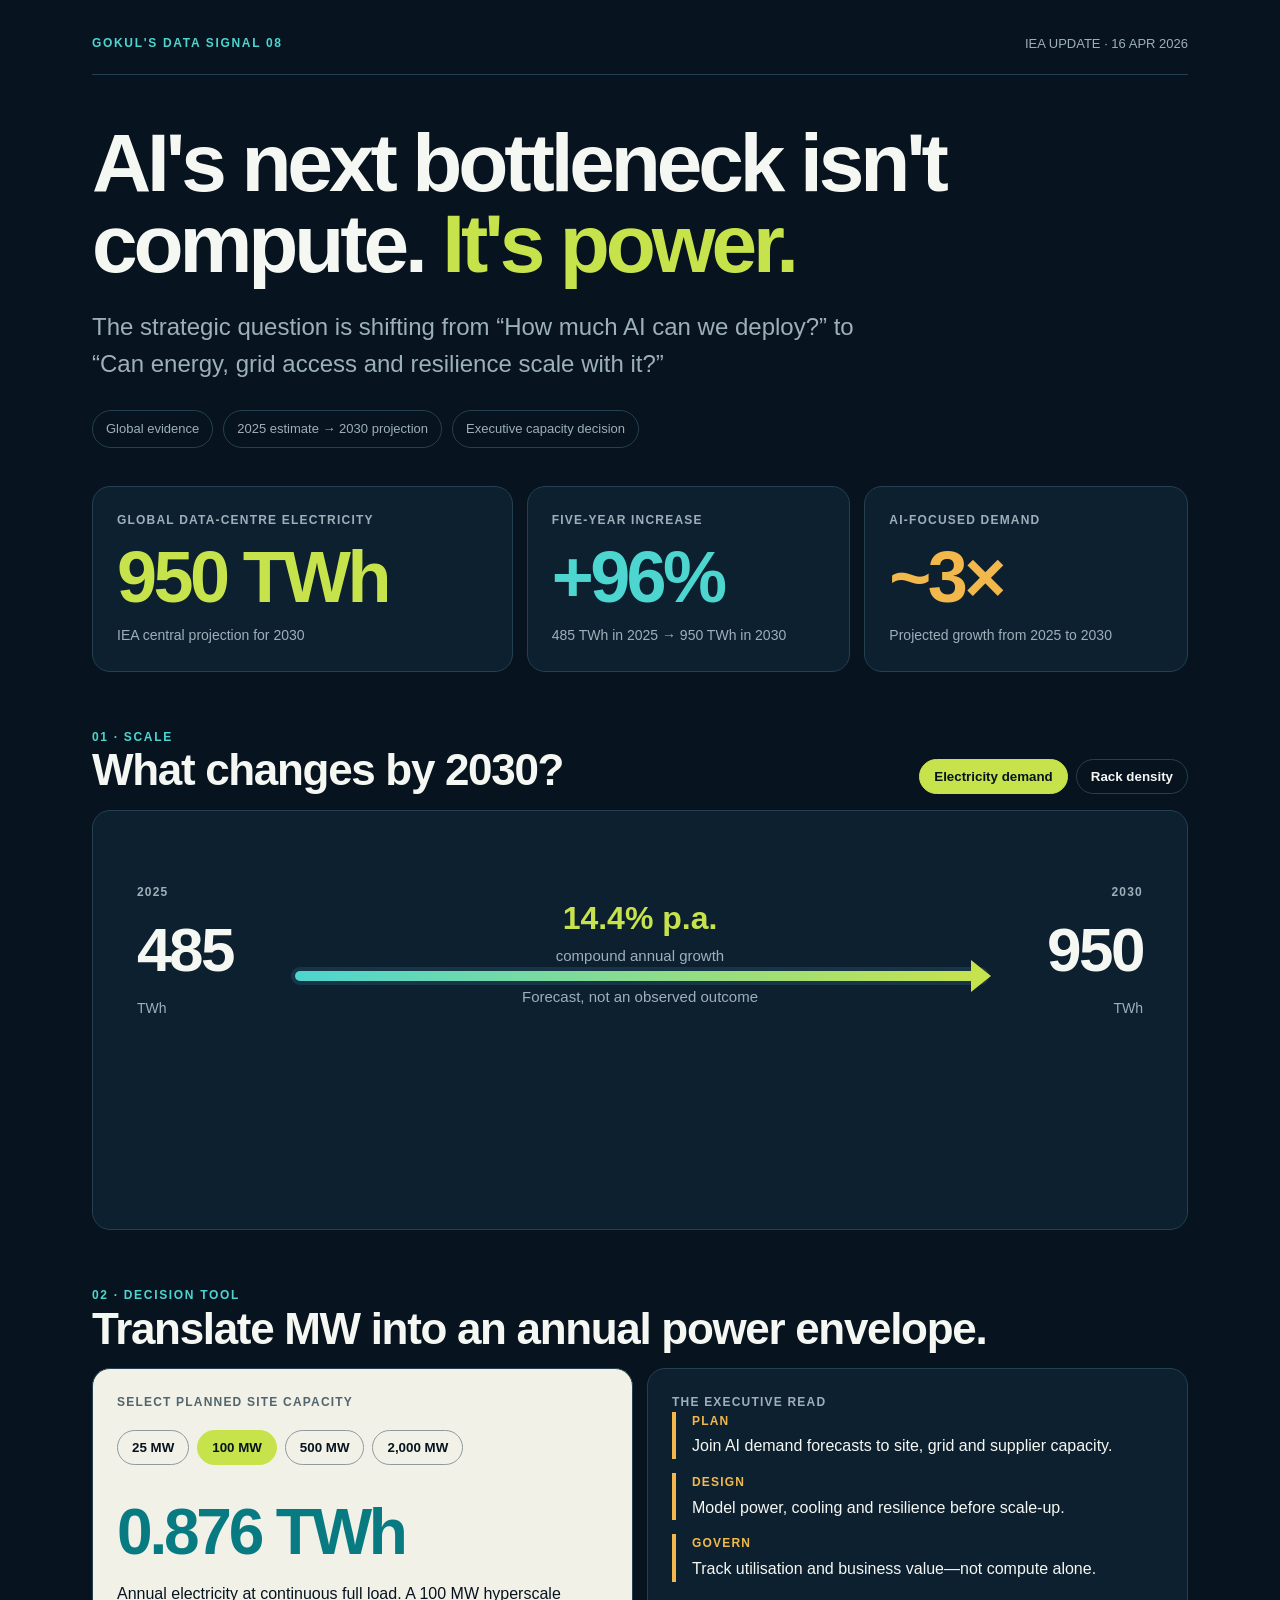
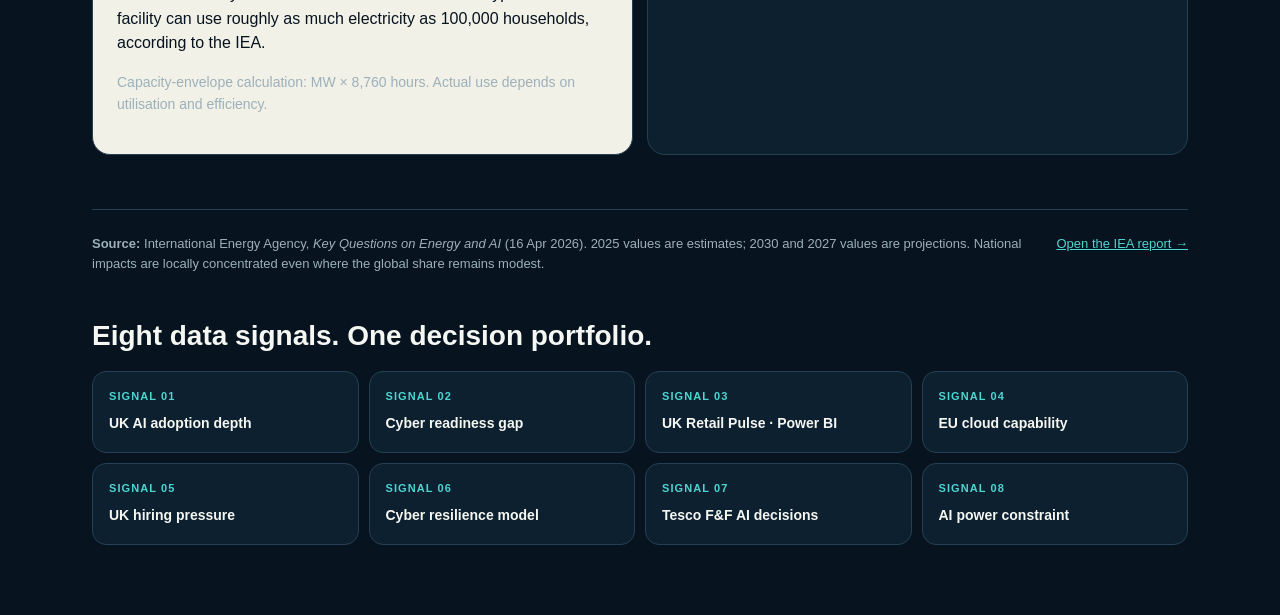
<file: index.html>
<!doctype html>
<html lang="en">
<head>
<meta charset="utf-8"><meta name="viewport" content="width=device-width,initial-scale=1">
<meta name="description" content="Gokul's Data Signal 08: an interactive executive view of AI infrastructure power demand using IEA 2026 evidence.">
<title>AI Power Constraint | Gokul's Data Signal 08</title>
<style>
:root{--bg:#07131f;--panel:#0d2030;--panel2:#10293b;--ink:#f5f7f2;--muted:#9db0ba;--cyan:#4dd5d0;--lime:#c7e34b;--gold:#f2b84b;--line:#254051;--paper:#f1f1e7}*{box-sizing:border-box}html{scroll-behavior:smooth}body{margin:0;background:var(--bg);color:var(--ink);font:16px/1.55 Inter,Arial,sans-serif}.wrap{max-width:1140px;margin:auto;padding:34px 22px 70px}.top{display:flex;justify-content:space-between;gap:20px;border-bottom:1px solid var(--line);padding-bottom:20px}.eyebrow{font-size:12px;font-weight:800;letter-spacing:.14em;color:var(--cyan)}.date{font-size:13px;color:var(--muted)}h1,h2,h3,p{margin-top:0}h1{font-size:clamp(46px,7vw,82px);line-height:.98;letter-spacing:-.05em;max-width:940px;margin:48px 0 24px}h1 em{font-style:normal;color:var(--lime)}.lede{font-size:clamp(19px,2vw,24px);max-width:780px;color:var(--muted)}.chips{display:flex;flex-wrap:wrap;gap:10px;margin:28px 0 38px}.chip{border:1px solid var(--line);border-radius:999px;padding:8px 13px;color:var(--muted);font-size:13px}.kpis{display:grid;grid-template-columns:1.3fr 1fr 1fr;gap:14px}.card,.panel{border:1px solid var(--line);background:var(--panel);border-radius:18px;padding:24px}.label{font-size:12px;font-weight:800;letter-spacing:.1em;color:var(--muted)}.num{font-size:clamp(42px,6vw,72px);font-weight:800;letter-spacing:-.05em;line-height:1.1;margin:8px 0}.num.cyan{color:var(--cyan)}.num.lime{color:var(--lime)}.num.gold{color:var(--gold)}.small{color:var(--muted);font-size:14px}.section{margin-top:56px}.section-head{display:flex;justify-content:space-between;align-items:end;gap:20px;margin-bottom:16px}.section h2{font-size:clamp(29px,4vw,44px);line-height:1.08;letter-spacing:-.03em;margin:0}.tabs{display:flex;gap:8px;flex-wrap:wrap}.tab,.site-btn{appearance:none;border:1px solid var(--line);background:transparent;color:var(--ink);border-radius:999px;padding:9px 14px;font-weight:700;cursor:pointer}.tab[aria-pressed="true"],.site-btn[aria-pressed="true"]{background:var(--lime);color:#07131f;border-color:var(--lime)}.chart{min-height:420px}.slope{display:grid;grid-template-columns:130px 1fr 130px;align-items:center;gap:24px;padding:48px 20px}.slope .big{font-size:62px;font-weight:800;letter-spacing:-.04em}.slope .right{text-align:right}.rail{height:18px;border-radius:30px;background:#183447;position:relative}.rail:after{content:"";position:absolute;inset:4px;background:linear-gradient(90deg,var(--cyan),var(--lime));border-radius:20px}.rail:before{content:"";position:absolute;right:-2px;top:-7px;border-left:20px solid var(--lime);border-top:16px solid transparent;border-bottom:16px solid transparent}.annotation{text-align:center;color:var(--muted);font-size:15px}.annotation b{color:var(--lime);font-size:32px;display:block}.density{display:grid;gap:22px;padding-top:20px}.row{display:grid;grid-template-columns:120px 1fr 70px;gap:15px;align-items:center}.track{height:25px;border-radius:20px;background:#183447;overflow:hidden}.fill{height:100%;min-width:8px;border-radius:20px;background:var(--cyan)}.fill.future{background:var(--lime)}.row b{text-align:right;font-size:20px}.decision-grid{display:grid;grid-template-columns:1fr 1fr;gap:14px}.calculator{background:var(--paper);color:#07131f}.calculator .label{color:#52646d}.site-buttons{display:flex;gap:8px;flex-wrap:wrap;margin:18px 0}.site-btn{color:#07131f;border-color:#8d9ba1}.calc-num{font-size:64px;font-weight:850;letter-spacing:-.05em;color:#087b82}.implications{display:grid;gap:14px}.implication{border-left:4px solid var(--gold);padding-left:16px}.implication b{display:block;color:var(--gold);font-size:12px;letter-spacing:.1em;margin-bottom:4px}.source{margin-top:54px;border-top:1px solid var(--line);padding-top:24px;display:grid;grid-template-columns:1fr auto;gap:20px;color:var(--muted);font-size:13px}.source a{color:var(--cyan)}.archive{margin-top:40px}.archive h2{font-size:28px;margin-bottom:14px}.archive-grid{display:grid;grid-template-columns:repeat(4,1fr);gap:10px}.archive-card{display:block;border:1px solid var(--line);border-radius:14px;padding:16px;color:var(--ink);text-decoration:none;background:var(--panel)}.archive-card span{display:block;color:var(--cyan);font-size:11px;font-weight:800;letter-spacing:.1em;margin-bottom:6px}.archive-card b{font-size:14px}.hidden{display:none}@media(max-width:780px){.kpis,.decision-grid{grid-template-columns:1fr}.section-head{align-items:start;flex-direction:column}.slope{grid-template-columns:1fr;text-align:left;padding:24px 0}.slope .right{text-align:left}.rail{margin:22px 0}.row{grid-template-columns:76px 1fr 55px}.source{grid-template-columns:1fr}.chart{min-height:0}.archive-grid{grid-template-columns:1fr 1fr}}
</style></head>
<body><main class="wrap">
<header class="top"><div class="eyebrow">GOKUL'S DATA SIGNAL 08</div><div class="date">IEA UPDATE · 16 APR 2026</div></header>
<h1>AI's next bottleneck isn't compute. <em>It's power.</em></h1>
<p class="lede">The strategic question is shifting from “How much AI can we deploy?” to “Can energy, grid access and resilience scale with it?”</p>
<div class="chips"><span class="chip">Global evidence</span><span class="chip">2025 estimate → 2030 projection</span><span class="chip">Executive capacity decision</span></div>

<section class="kpis" aria-label="Executive metrics">
<article class="card"><div class="label">GLOBAL DATA-CENTRE ELECTRICITY</div><div class="num lime">950 TWh</div><div class="small">IEA central projection for 2030</div></article>
<article class="card"><div class="label">FIVE-YEAR INCREASE</div><div class="num cyan">+96%</div><div class="small">485 TWh in 2025 → 950 TWh in 2030</div></article>
<article class="card"><div class="label">AI-FOCUSED DEMAND</div><div class="num gold">~3×</div><div class="small">Projected growth from 2025 to 2030</div></article>
</section>

<section class="section"><div class="section-head"><div><div class="eyebrow">01 · SCALE</div><h2>What changes by 2030?</h2></div><div class="tabs" role="group" aria-label="Metric view"><button class="tab" id="demandBtn" aria-pressed="true">Electricity demand</button><button class="tab" id="densityBtn" aria-pressed="false">Rack density</button></div></div>
<div class="panel chart" id="demandView"><div class="slope"><div><div class="label">2025</div><div class="big">485</div><div class="small">TWh</div></div><div><div class="annotation"><b>14.4% p.a.</b>compound annual growth</div><div class="rail" aria-hidden="true"></div><div class="annotation">Forecast, not an observed outcome</div></div><div class="right"><div class="label">2030</div><div class="big">950</div><div class="small">TWh</div></div></div></div>
<div class="panel chart hidden" id="densityView"><p class="small">AI server power-density index · 2020 = 1. IEA reports an 11× rise to 2025 and projects a further 4× increase by 2027.</p><div class="density"><div class="row"><span>2020</span><div class="track"><div class="fill" style="width:2.3%"></div></div><b>1×</b></div><div class="row"><span>2025</span><div class="track"><div class="fill" style="width:25%"></div></div><b>11×</b></div><div class="row"><span>2027</span><div class="track"><div class="fill future" style="width:100%"></div></div><b>44×</b></div></div></div></section>

<section class="section"><div class="section-head"><div><div class="eyebrow">02 · DECISION TOOL</div><h2>Translate MW into an annual power envelope.</h2></div></div><div class="decision-grid"><article class="panel calculator"><div class="label">SELECT PLANNED SITE CAPACITY</div><div class="site-buttons" role="group" aria-label="Site capacity"><button class="site-btn" data-mw="25" aria-pressed="false">25 MW</button><button class="site-btn" data-mw="100" aria-pressed="true">100 MW</button><button class="site-btn" data-mw="500" aria-pressed="false">500 MW</button><button class="site-btn" data-mw="2000" aria-pressed="false">2,000 MW</button></div><div class="calc-num" id="annual">0.876 TWh</div><p id="calcText">Annual electricity at continuous full load. A 100 MW hyperscale facility can use roughly as much electricity as 100,000 households, according to the IEA.</p><p class="small">Capacity-envelope calculation: MW × 8,760 hours. Actual use depends on utilisation and efficiency.</p></article><article class="panel"><div class="label">THE EXECUTIVE READ</div><div class="implications"><div class="implication"><b>PLAN</b>Join AI demand forecasts to site, grid and supplier capacity.</div><div class="implication"><b>DESIGN</b>Model power, cooling and resilience before scale-up.</div><div class="implication"><b>GOVERN</b>Track utilisation and business value—not compute alone.</div></div></article></div></section>

<section class="source"><div><b>Source:</b> International Energy Agency, <em>Key Questions on Energy and AI</em> (16 Apr 2026). 2025 values are estimates; 2030 and 2027 values are projections. National impacts are locally concentrated even where the global share remains modest.</div><div><a href="https://www.iea.org/reports/key-questions-on-energy-and-ai" target="_blank" rel="noopener">Open the IEA report →</a></div></section>
<section class="archive"><h2>Eight data signals. One decision portfolio.</h2><div class="archive-grid"><a class="archive-card" href="archive/ai-adoption-2026/"><span>SIGNAL 01</span><b>UK AI adoption depth</b></a><a class="archive-card" href="archive/cyber-readiness-2026/"><span>SIGNAL 02</span><b>Cyber readiness gap</b></a><a class="archive-card" href="archive/uk-retail-pulse-03/"><span>SIGNAL 03</span><b>UK Retail Pulse · Power BI</b></a><a class="archive-card" href="archive/eu-cloud-capability-04/"><span>SIGNAL 04</span><b>EU cloud capability</b></a><a class="archive-card" href="archive/uk-hiring-signal-05/"><span>SIGNAL 05</span><b>UK hiring pressure</b></a><a class="archive-card" href="archive/cyber-resilience-06/"><span>SIGNAL 06</span><b>Cyber resilience model</b></a><a class="archive-card" href="archive/tesco-ff-ai-2026/"><span>SIGNAL 07</span><b>Tesco F&amp;F AI decisions</b></a><a class="archive-card" href="#"><span>SIGNAL 08</span><b>AI power constraint</b></a></div></section>
</main><script>
const demandBtn=document.getElementById('demandBtn'),densityBtn=document.getElementById('densityBtn'),demandView=document.getElementById('demandView'),densityView=document.getElementById('densityView');
function view(mode){const demand=mode==='demand';demandView.classList.toggle('hidden',!demand);densityView.classList.toggle('hidden',demand);demandBtn.setAttribute('aria-pressed',demand);densityBtn.setAttribute('aria-pressed',!demand)}
demandBtn.onclick=()=>view('demand');densityBtn.onclick=()=>view('density');
const annual=document.getElementById('annual'),calcText=document.getElementById('calcText');
document.querySelectorAll('.site-btn').forEach(btn=>btn.onclick=()=>{document.querySelectorAll('.site-btn').forEach(b=>b.setAttribute('aria-pressed','false'));btn.setAttribute('aria-pressed','true');const mw=Number(btn.dataset.mw),twh=mw*8760/1000000;annual.textContent=`${Number(twh.toFixed(3))} TWh`;calcText.textContent=`Annual electricity at continuous full load for a ${mw.toLocaleString()} MW site. ${mw===100?'The IEA compares this scale with roughly 100,000 households.':'Use this as a capacity envelope—not a consumption forecast.'}`});
</script></body></html>
</file>
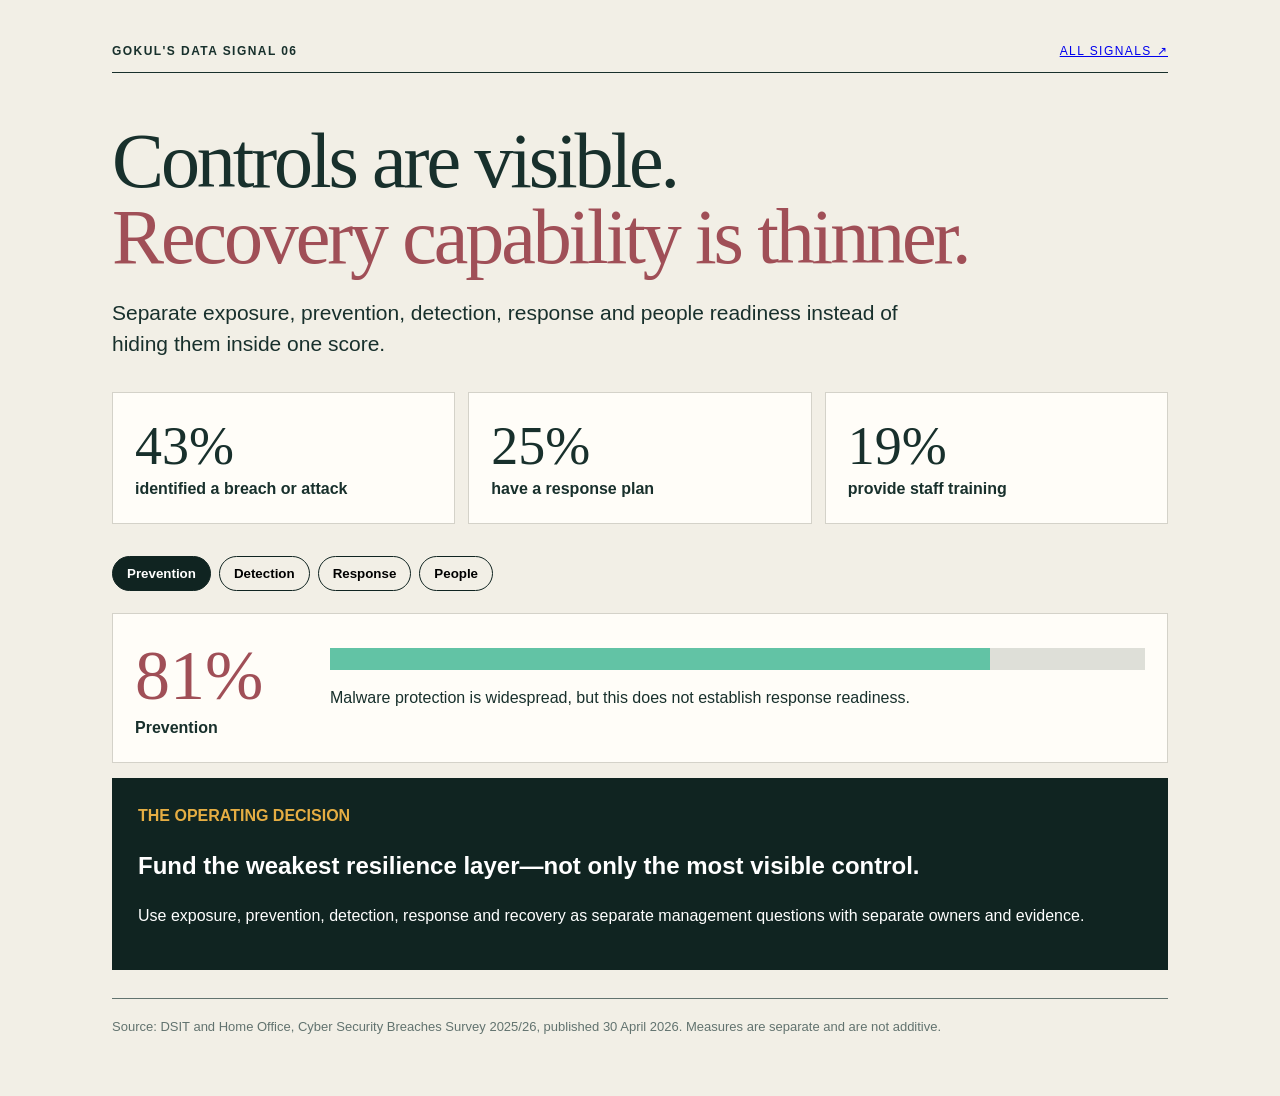
<file: archive/cyber-resilience-06/index.html>
<!doctype html><html lang="en"><head><meta charset="utf-8"><meta name="viewport" content="width=device-width,initial-scale=1"><title>Signal 06 | Cyber Resilience Operating Model</title><style>:root{--navy:#102421;--paper:#f2efe6;--card:#fffdf8;--mint:#62c3a5;--gold:#e5ad43;--ink:#18302c}*{box-sizing:border-box}body{margin:0;background:var(--paper);color:var(--ink);font:16px/1.5 Arial,sans-serif}main{max-width:1100px;margin:auto;padding:30px 22px 60px}.mast{display:flex;justify-content:space-between;border-bottom:1px solid;font-size:12px;letter-spacing:.12em;padding:12px 0}h1{font:clamp(44px,7vw,78px)/.98 Georgia,serif;letter-spacing:-.04em;margin:50px 0 18px}h1 em{display:block;color:#a04f57;font-style:normal}.lede{font-size:21px;max-width:820px}.kpis{display:grid;grid-template-columns:repeat(3,1fr);gap:13px;margin:32px 0}.card,.stage{background:var(--card);border:1px solid #d4d2c9;padding:22px}.num{font:54px Georgia,serif}.tabs{display:flex;gap:8px;flex-wrap:wrap;margin:22px 0}.tab{border:1px solid var(--navy);background:transparent;border-radius:999px;padding:9px 14px;font-weight:bold;cursor:pointer}.tab.on{background:var(--navy);color:white}.stage{display:grid;grid-template-columns:170px 1fr;gap:25px}.score{font:70px Georgia,serif;color:#a04f57}.bar{height:22px;background:#dedfd8;margin:12px 0}.fill{height:100%;background:var(--mint)}.decision{background:var(--navy);color:white;padding:26px;margin-top:15px}.decision b{color:var(--gold)}footer{border-top:1px solid;margin-top:28px;padding-top:18px;font-size:13px;color:#62736f}@media(max-width:700px){.kpis,.stage{grid-template-columns:1fr}}</style></head><body><main><div class="mast"><b>GOKUL'S DATA SIGNAL 06</b><a href="../../">ALL SIGNALS ↗</a></div><h1>Controls are visible.<em>Recovery capability is thinner.</em></h1><p class="lede">Separate exposure, prevention, detection, response and people readiness instead of hiding them inside one score.</p><section class="kpis"><article class="card"><div class="num">43%</div><b>identified a breach or attack</b></article><article class="card"><div class="num">25%</div><b>have a response plan</b></article><article class="card"><div class="num">19%</div><b>provide staff training</b></article></section><div class="tabs"><button class="tab on" data-name="Prevention" data-score="81" data-copy="Malware protection is widespread, but this does not establish response readiness.">Prevention</button><button class="tab" data-name="Detection" data-score="33" data-copy="User monitoring provides a partial detection signal.">Detection</button><button class="tab" data-name="Response" data-score="25" data-copy="Only one quarter report a formal incident-response plan.">Response</button><button class="tab" data-name="People" data-score="19" data-copy="Staff training remains the thinnest measured layer.">People</button></div><section class="stage"><div><div class="score" id="score">81%</div><b id="stageName">Prevention</b></div><div><div class="bar"><div class="fill" id="stageFill" style="width:81%"></div></div><p id="stageCopy">Malware protection is widespread, but this does not establish response readiness.</p></div></section><section class="decision"><b>THE OPERATING DECISION</b><h2>Fund the weakest resilience layer—not only the most visible control.</h2><p>Use exposure, prevention, detection, response and recovery as separate management questions with separate owners and evidence.</p></section><footer>Source: DSIT and Home Office, Cyber Security Breaches Survey 2025/26, published 30 April 2026. Measures are separate and are not additive.</footer></main><script>document.querySelectorAll('.tab').forEach(b=>b.onclick=()=>{document.querySelectorAll('.tab').forEach(x=>x.classList.remove('on'));b.classList.add('on');score.textContent=b.dataset.score+'%';stageName.textContent=b.dataset.name;stageFill.style.width=b.dataset.score+'%';stageCopy.textContent=b.dataset.copy})</script></body></html>
</file>
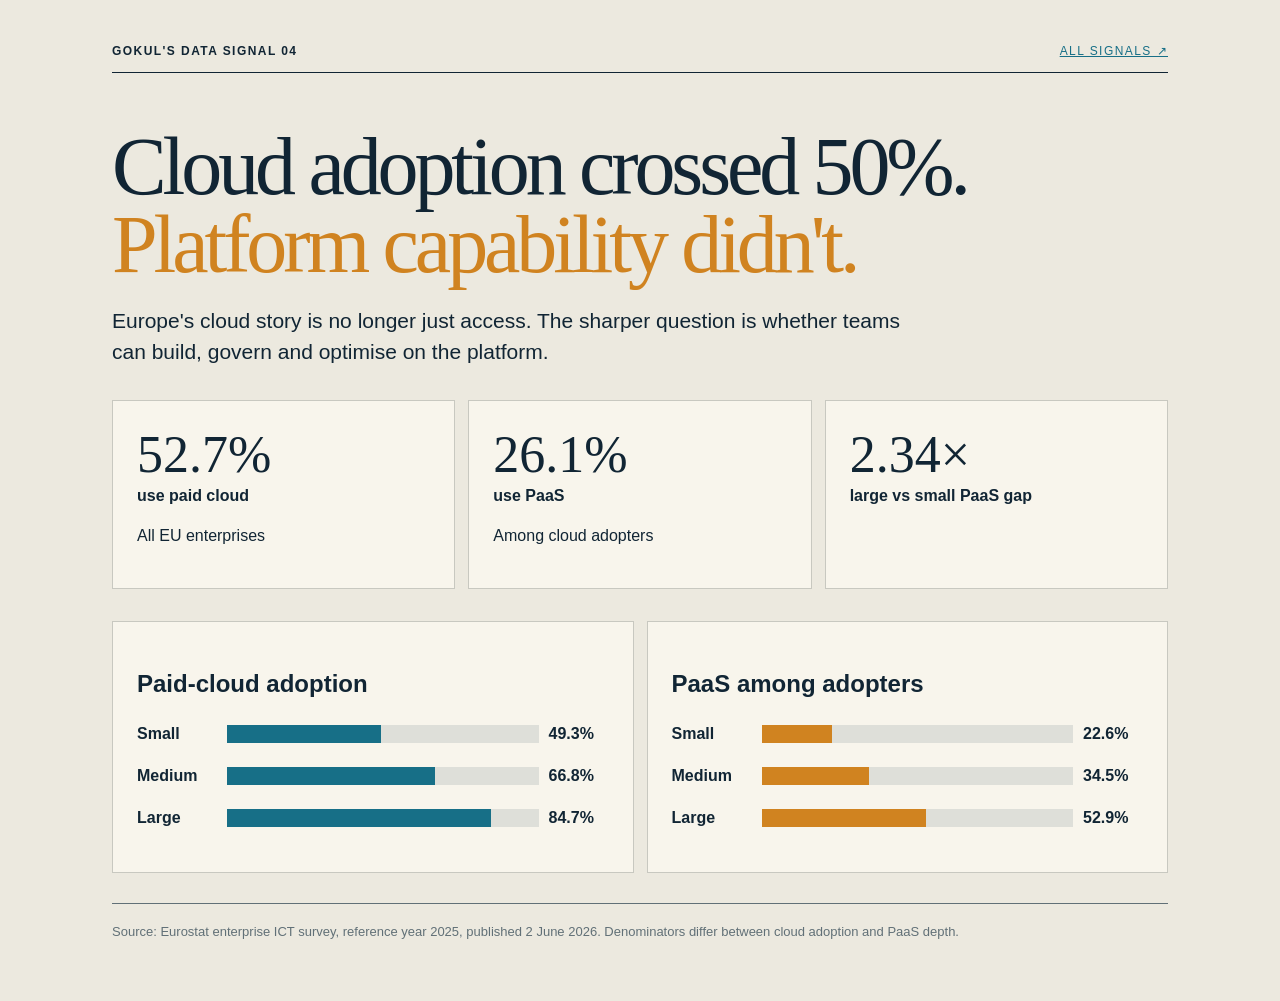
<file: archive/eu-cloud-capability-04/index.html>
<!doctype html><html lang="en"><head><meta charset="UTF-8"><meta name="viewport" content="width=device-width,initial-scale=1"><title>Signal 04 | EU Cloud Capability Gap</title><style>:root{--ink:#112534;--paper:#ece9df;--card:#f8f5ec;--blue:#176f87;--gold:#d08320}*{box-sizing:border-box}body{margin:0;background:var(--paper);color:var(--ink);font:16px/1.5 Arial,sans-serif}main{max-width:1100px;margin:auto;padding:30px 22px 60px}.mast{display:flex;justify-content:space-between;border-bottom:1px solid;padding:12px 0;font-size:12px;letter-spacing:.12em}h1{font:clamp(48px,8vw,82px)/.95 Georgia,serif;letter-spacing:-.05em;margin:55px 0 18px}h1 em{display:block;color:var(--gold);font-style:normal}.lede{font-size:21px;max-width:800px}.kpis,.grid{display:grid;grid-template-columns:repeat(3,1fr);gap:13px;margin-top:32px}.card{background:var(--card);border:1px solid #c8c8c0;padding:24px}.num{font:52px Georgia,serif}.grid{grid-template-columns:1fr 1fr}.row{display:grid;grid-template-columns:80px 1fr 60px;gap:10px;align-items:center;margin:18px 0}.track{height:18px;background:#dedfd9}.fill{height:100%;background:var(--blue)}.gold{background:var(--gold)}footer{margin-top:30px;border-top:1px solid;padding-top:18px;font-size:13px;color:#617077}a{color:var(--blue)}@media(max-width:700px){.kpis,.grid{grid-template-columns:1fr}}</style></head><body><main><div class="mast"><b>GOKUL'S DATA SIGNAL 04</b><a href="../../">ALL SIGNALS ↗</a></div><h1>Cloud adoption crossed 50%.<em>Platform capability didn't.</em></h1><p class="lede">Europe's cloud story is no longer just access. The sharper question is whether teams can build, govern and optimise on the platform.</p><section class="kpis"><article class="card"><div class="num">52.7%</div><b>use paid cloud</b><p>All EU enterprises</p></article><article class="card"><div class="num">26.1%</div><b>use PaaS</b><p>Among cloud adopters</p></article><article class="card"><div class="num">2.34×</div><b>large vs small PaaS gap</b></article></section><section class="grid"><article class="card"><h2>Paid-cloud adoption</h2><div class="row"><b>Small</b><div class="track"><div class="fill" style="width:49.3%"></div></div><b>49.3%</b></div><div class="row"><b>Medium</b><div class="track"><div class="fill" style="width:66.8%"></div></div><b>66.8%</b></div><div class="row"><b>Large</b><div class="track"><div class="fill" style="width:84.7%"></div></div><b>84.7%</b></div></article><article class="card"><h2>PaaS among adopters</h2><div class="row"><b>Small</b><div class="track"><div class="fill gold" style="width:22.6%"></div></div><b>22.6%</b></div><div class="row"><b>Medium</b><div class="track"><div class="fill gold" style="width:34.5%"></div></div><b>34.5%</b></div><div class="row"><b>Large</b><div class="track"><div class="fill gold" style="width:52.9%"></div></div><b>52.9%</b></div></article></section><footer>Source: Eurostat enterprise ICT survey, reference year 2025, published 2 June 2026. Denominators differ between cloud adoption and PaaS depth.</footer></main></body></html>
</file>
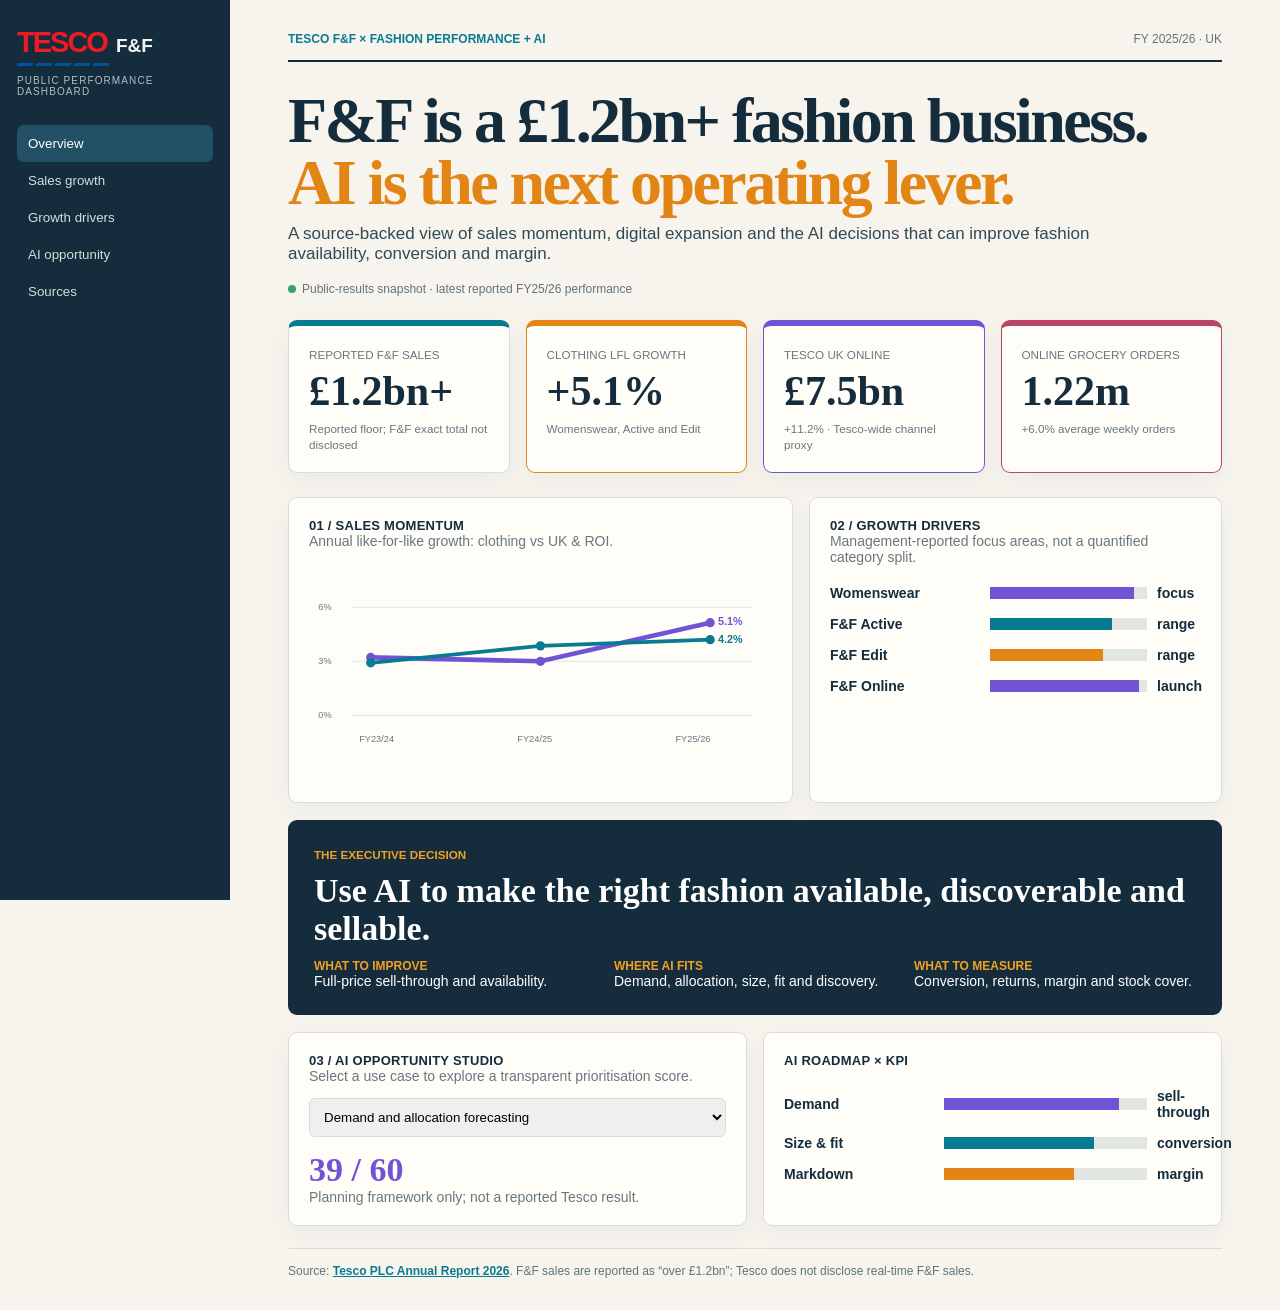
<file: archive/tesco-ff-ai-2026/index.html>
<!doctype html><html lang="en"><head><meta charset="utf-8"><meta name="viewport" content="width=device-width,initial-scale=1"><title>Tesco F&F | Fashion Performance & AI</title><style>:root{--ink:#142c3c;--bg:#f6f4ed;--card:#fffdf8;--line:#d8ddda;--blue:#087b91;--purple:#7054d5;--orange:#e28514;--red:#ed1c24;--nav:#152c3c}*{box-sizing:border-box}body{margin:0;background:var(--bg);color:var(--ink);font:14px Arial,sans-serif}.app{display:grid;grid-template-columns:230px 1fr;min-height:100vh}.side{background:var(--nav);color:#eef4f1;padding:26px 17px;position:sticky;top:0;height:100vh}.logo{line-height:.85}.logo b{font:900 29px Arial;color:var(--red);letter-spacing:-2px}.stripes{display:flex;gap:3px;margin-top:4px}.stripes i{width:16px;height:3px;background:#00539f;transform:skewX(-24deg)}.ff{font-size:19px;font-weight:800;margin-left:9px}.tag{font-size:10px;letter-spacing:.11em;color:#aebfc6;margin:9px 0 28px}.side button{display:block;width:100%;border:0;background:transparent;color:#d3dedc;text-align:left;padding:11px;border-radius:7px;cursor:pointer}.side button:hover,.side button.on{background:#225064;color:#fff}.main{padding:32px min(5vw,58px);max-width:1550px}.top{display:flex;justify-content:space-between;border-bottom:2px solid var(--ink);padding-bottom:14px;font-size:12px;color:#63737b}.top strong{color:var(--blue)}h1{font:700 clamp(36px,5vw,64px)/.97 Georgia,serif;letter-spacing:-.04em;margin:28px 0 10px}h1 em{color:var(--orange);font-style:normal}p{margin:0}.lead{font-size:17px;max-width:820px;color:#314955}.status{margin:18px 0;color:#63737b;font-size:12px}.pulse{display:inline-block;width:8px;height:8px;background:#35a36c;border-radius:50%;margin-right:6px}.cards,.grid,.ai{display:grid;gap:16px}.cards{grid-template-columns:repeat(4,1fr);margin:24px 0}.card{background:var(--card);border:1px solid var(--line);border-radius:9px;padding:20px;box-shadow:0 8px 24px #142c3c0c}.metric{border-top:6px solid var(--blue)}.metric:nth-child(2){border-color:var(--orange)}.metric:nth-child(3){border-color:var(--purple)}.metric:nth-child(4){border-color:#b84664}.metric small,.sub{color:#687780}.num{font:700 42px/1 Georgia,serif;margin:8px 0}.grid{grid-template-columns:1.1fr .9fr}.h{font-weight:800;text-transform:uppercase;font-size:13px;letter-spacing:.02em}.bars{display:grid;gap:15px;margin-top:20px}.row{display:grid;grid-template-columns:150px 1fr 44px;gap:10px;align-items:center}.track{height:12px;background:#e2e6e2}.fill{height:100%;background:var(--blue)}.purple{background:var(--purple)}.orange{background:var(--orange)}.chart{width:100%;height:220px;margin-top:10px}.decision{background:var(--nav);color:#fff;margin:17px 0;padding:26px;border-radius:9px}.decision small{color:#f0a125;font-weight:800}.decision h2{font:700 34px/1.1 Georgia,serif;margin:10px 0}.decision div{display:grid;grid-template-columns:repeat(3,1fr);gap:18px}.decision b{color:#f0a125;font-size:12px}.ai{grid-template-columns:1fr 1fr}.select{width:100%;padding:10px;border:1px solid var(--line);border-radius:6px;margin:14px 0}.score{font:700 34px Georgia,serif;color:var(--purple)}footer{margin-top:22px;border-top:1px solid var(--line);padding-top:15px;font-size:12px;color:#62737b}a{color:var(--blue);font-weight:700}@media(max-width:850px){.app{display:block}.side{position:relative;height:auto}.side button{display:inline-block;width:auto}.main{padding:22px 16px}.cards,.grid,.ai,.decision div{grid-template-columns:1fr}.row{grid-template-columns:120px 1fr 40px}}</style></head><body><div class="app"><aside class="side"><div class="logo"><b>TESCO</b><span class="ff">F&F</span><span class="stripes"><i></i><i></i><i></i><i></i><i></i></span></div><div class="tag">PUBLIC PERFORMANCE DASHBOARD</div><button class="on" onclick="go('overview')">Overview</button><button onclick="go('growth')">Sales growth</button><button onclick="go('drivers')">Growth drivers</button><button onclick="go('ai')">AI opportunity</button><button onclick="go('sources')">Sources</button></aside><main class="main"><div class="top"><strong>TESCO F&F × FASHION PERFORMANCE + AI</strong><span>FY 2025/26 · UK</span></div><section id="overview"><h1>F&F is a £1.2bn+ fashion business.<br><em>AI is the next operating lever.</em></h1><p class="lead">A source-backed view of sales momentum, digital expansion and the AI decisions that can improve fashion availability, conversion and margin.</p><p class="status"><span class="pulse"></span>Public-results snapshot · latest reported FY25/26 performance</p></section><section class="cards"><article class="card metric"><small>REPORTED F&F SALES</small><div class="num">£1.2bn+</div><small>Reported floor; F&F exact total not disclosed</small></article><article class="card metric"><small>CLOTHING LFL GROWTH</small><div class="num">+5.1%</div><small>Womenswear, Active and Edit</small></article><article class="card metric"><small>TESCO UK ONLINE</small><div class="num">£7.5bn</div><small>+11.2% · Tesco-wide channel proxy</small></article><article class="card metric"><small>ONLINE GROCERY ORDERS</small><div class="num">1.22m</div><small>+6.0% average weekly orders</small></article></section><section class="grid"><article id="growth" class="card"><div class="h">01 / Sales momentum</div><p class="sub">Annual like-for-like growth: clothing vs UK & ROI.</p><svg class="chart" viewBox="0 0 600 220" aria-label="Clothing and UK retail growth line chart"><g stroke="#d9dedb"><path d="M55 30H575M55 100H575M55 170H575"/></g><g fill="#687780" font-size="12"><text x="12" y="34">6%</text><text x="12" y="104">3%</text><text x="12" y="174">0%</text><text x="65" y="205">FY23/24</text><text x="270" y="205">FY24/25</text><text x="475" y="205">FY25/26</text></g><polyline points="80,95 300,100 520,50" fill="none" stroke="#7054d5" stroke-width="6"/><polyline points="80,102 300,80 520,72" fill="none" stroke="#087b91" stroke-width="5"/><g fill="#7054d5"><circle cx="80" cy="95" r="6"/><circle cx="300" cy="100" r="6"/><circle cx="520" cy="50" r="6"/></g><g fill="#087b91"><circle cx="80" cy="102" r="6"/><circle cx="300" cy="80" r="6"/><circle cx="520" cy="72" r="6"/></g><text x="530" y="53" fill="#7054d5" font-weight="700">5.1%</text><text x="530" y="76" fill="#087b91" font-weight="700">4.2%</text></svg></article><article id="drivers" class="card"><div class="h">02 / Growth drivers</div><p class="sub">Management-reported focus areas, not a quantified category split.</p><div class="bars"><div class="row"><b>Womenswear</b><div class="track"><div class="fill purple" style="width:92%"></div></div><b>focus</b></div><div class="row"><b>F&F Active</b><div class="track"><div class="fill" style="width:78%"></div></div><b>range</b></div><div class="row"><b>F&F Edit</b><div class="track"><div class="fill orange" style="width:72%"></div></div><b>range</b></div><div class="row"><b>F&F Online</b><div class="track"><div class="fill purple" style="width:95%"></div></div><b>launch</b></div></div></article></section><section class="decision"><small>THE EXECUTIVE DECISION</small><h2>Use AI to make the right fashion available, discoverable and sellable.</h2><div><p><b>WHAT TO IMPROVE</b><br>Full-price sell-through and availability.</p><p><b>WHERE AI FITS</b><br>Demand, allocation, size, fit and discovery.</p><p><b>WHAT TO MEASURE</b><br>Conversion, returns, margin and stock cover.</p></div></section><section id="ai" class="ai"><article class="card"><div class="h">03 / AI opportunity studio</div><p class="sub">Select a use case to explore a transparent prioritisation score.</p><select id="use" class="select" onchange="updateAI()"><option value="39">Demand and allocation forecasting</option><option value="47">Size and fit guidance</option><option value="44">Outfit discovery and search</option><option value="39">Markdown and stock optimisation</option></select><div class="score" id="score">39 / 60</div><p class="sub">Planning framework only; not a reported Tesco result.</p></article><article class="card"><div class="h">AI roadmap × KPI</div><div class="bars"><div class="row"><b>Demand</b><div class="track"><div class="fill purple" style="width:86%"></div></div><b>sell-through</b></div><div class="row"><b>Size & fit</b><div class="track"><div class="fill" style="width:74%"></div></div><b>conversion</b></div><div class="row"><b>Markdown</b><div class="track"><div class="fill orange" style="width:64%"></div></div><b>margin</b></div></div></article></section><footer id="sources">Source: <a href="https://www.tescoplc.com/media/gmylxjfw/tesco_ar26_interactive.pdf">Tesco PLC Annual Report 2026</a>. F&F sales are reported as “over £1.2bn”; Tesco does not disclose real-time F&F sales.</footer></main></div><script>function go(id){document.getElementById(id).scrollIntoView({behavior:'smooth'});document.querySelectorAll('.side button').forEach(x=>x.classList.remove('on'));event.target.classList.add('on')}function updateAI(){document.getElementById('score').textContent=document.getElementById('use').value+' / 60'}</script></body></html>
</file>
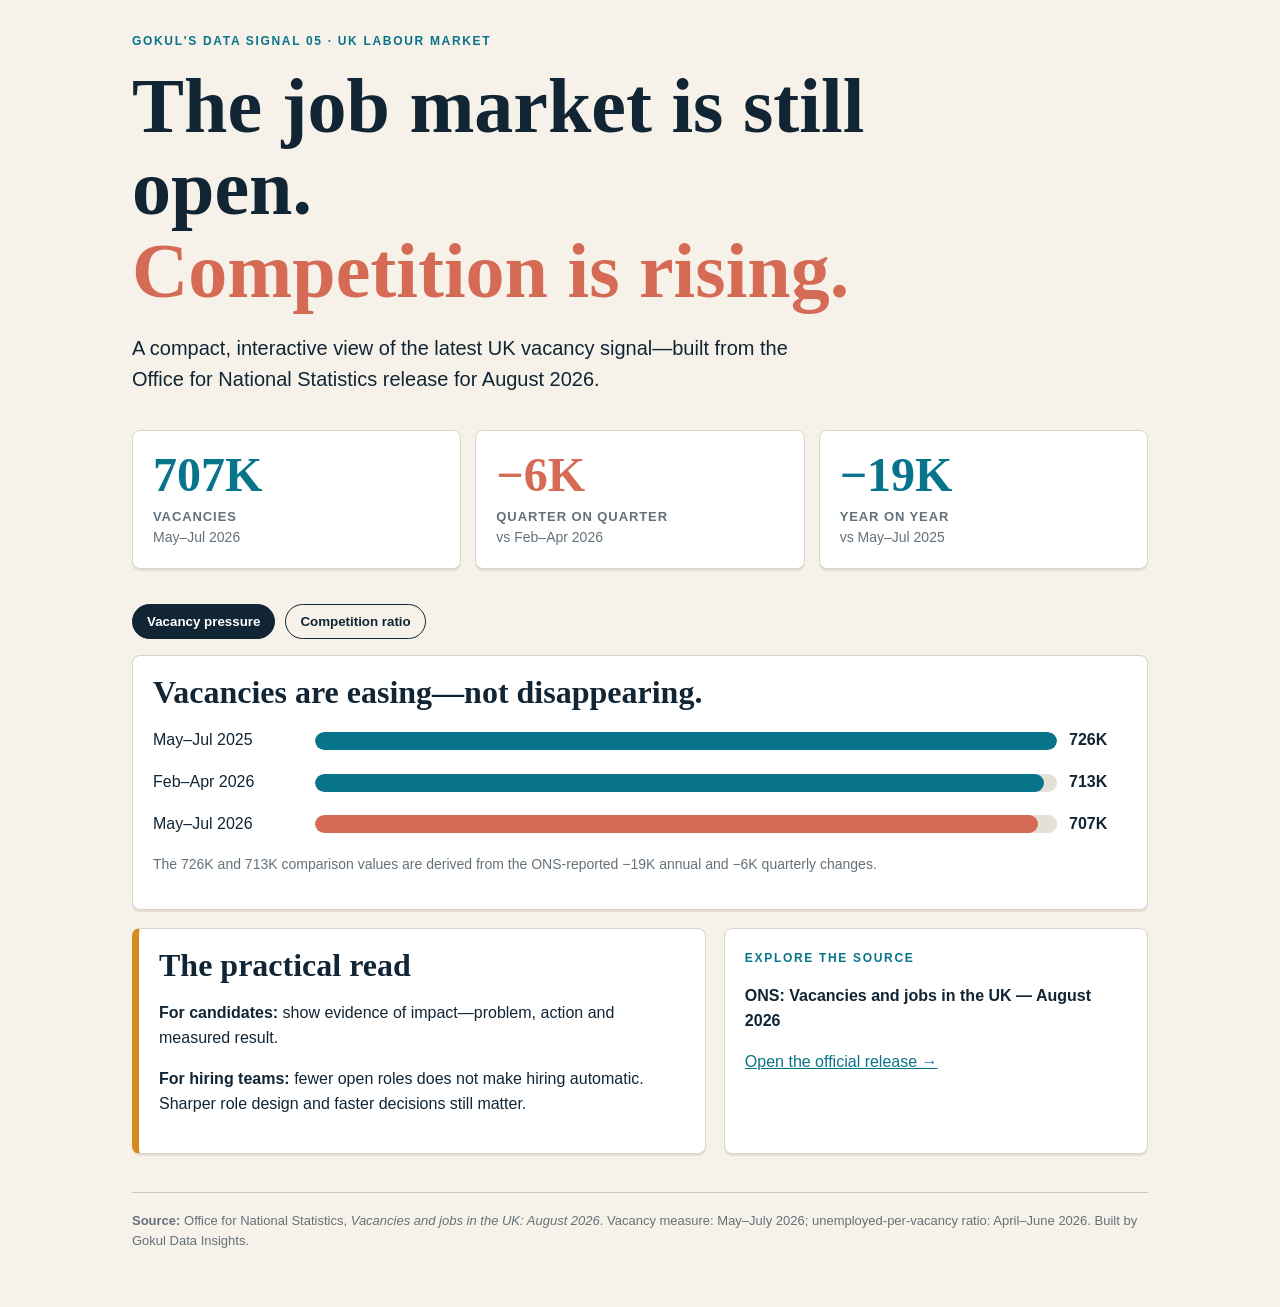
<file: archive/uk-hiring-signal-05/index.html>
<!doctype html>
<html lang="en"><head><meta charset="utf-8"><meta name="viewport" content="width=device-width,initial-scale=1"><title>UK Hiring Signal 05 | Gokul Data</title><style>
:root{--ink:#112535;--paper:#f6f2e9;--teal:#08748b;--coral:#d56b55;--gold:#d68a1c;--muted:#64717a}*{box-sizing:border-box}body{margin:0;background:var(--paper);color:var(--ink);font:16px/1.55 Arial,sans-serif}.wrap{max-width:1060px;margin:auto;padding:32px 22px 56px}.eyebrow{font-size:12px;font-weight:700;letter-spacing:.14em;color:var(--teal)}h1,h2{font-family:Georgia,serif;line-height:1.06}h1{font-size:clamp(42px,7vw,78px);max-width:870px;margin:14px 0 18px}h2{font-size:32px;margin:0 0 18px}.lede{max-width:690px;font-size:20px}.accent{color:var(--coral)}.kpis{display:grid;grid-template-columns:repeat(3,1fr);gap:14px;margin:35px 0}.card,.panel{background:#fff;border:1px solid #d9d4c8;border-radius:8px;padding:20px;box-shadow:0 2px 0 #e5dfd3}.num{font:700 48px/1 Georgia,serif;color:var(--teal)}.card:nth-child(2) .num{color:var(--coral)}.label{font-size:13px;font-weight:700;text-transform:uppercase;letter-spacing:.07em;color:var(--muted);margin-top:8px}.sub{font-size:14px;color:var(--muted)}.tabs{display:flex;gap:10px;margin:32px 0 16px}.tab{border:1px solid var(--ink);background:transparent;color:var(--ink);border-radius:999px;padding:9px 14px;font-weight:700;cursor:pointer}.tab[aria-pressed="true"]{background:var(--ink);color:#fff}.hidden{display:none}.barrow{display:grid;grid-template-columns:150px 1fr 58px;gap:12px;align-items:center;margin:17px 0}.track{height:18px;background:#e5e0d5;border-radius:20px;overflow:hidden}.fill{height:100%;background:var(--teal);border-radius:20px}.fill.now{background:var(--coral)}.ratio{font:700 92px/.9 Georgia,serif;color:var(--gold);margin:10px 0}.grid{display:grid;grid-template-columns:1.15fr .85fr;gap:18px;margin-top:18px}.takeaway{border-left:7px solid var(--gold)}footer{border-top:1px solid #cfc8b9;margin-top:38px;padding-top:18px;font-size:13px;color:var(--muted)}a{color:var(--teal)}@media(max-width:700px){.kpis,.grid{grid-template-columns:1fr}.barrow{grid-template-columns:104px 1fr 46px}.num{font-size:42px}}
</style></head><body><main class="wrap"><div class="eyebrow">GOKUL'S DATA SIGNAL 05 · UK LABOUR MARKET</div><h1>The job market is still open.<br><span class="accent">Competition is rising.</span></h1><p class="lede">A compact, interactive view of the latest UK vacancy signal—built from the Office for National Statistics release for August 2026.</p><section class="kpis" aria-label="Key metrics"><div class="card"><div class="num">707K</div><div class="label">Vacancies</div><div class="sub">May–Jul 2026</div></div><div class="card"><div class="num">−6K</div><div class="label">Quarter on quarter</div><div class="sub">vs Feb–Apr 2026</div></div><div class="card"><div class="num">−19K</div><div class="label">Year on year</div><div class="sub">vs May–Jul 2025</div></div></section><div class="tabs" role="group" aria-label="Dashboard view"><button class="tab" id="vBtn" aria-pressed="true">Vacancy pressure</button><button class="tab" id="cBtn" aria-pressed="false">Competition ratio</button></div><section id="vacancies" class="panel"><h2>Vacancies are easing—not disappearing.</h2><div class="barrow"><span>May–Jul 2025</span><div class="track"><div class="fill" style="width:100%"></div></div><b>726K</b></div><div class="barrow"><span>Feb–Apr 2026</span><div class="track"><div class="fill" style="width:98.2%"></div></div><b>713K</b></div><div class="barrow"><span>May–Jul 2026</span><div class="track"><div class="fill now" style="width:97.4%"></div></div><b>707K</b></div><p class="sub">The 726K and 713K comparison values are derived from the ONS-reported −19K annual and −6K quarterly changes.</p></section><section id="competition" class="panel hidden"><div class="eyebrow">APRIL–JUNE 2026</div><div class="ratio">2.5</div><h2>Unemployed people per vacancy</h2><p>That is why vacancy totals alone do not describe the experience of job searching. The supply-demand ratio better shows the level of competition.</p><hr><div class="num" style="font-size:42px">9 / 18</div><p class="sub">Industry sectors where vacancies fell on the quarter.</p></section><section class="grid"><div class="panel takeaway"><h2>The practical read</h2><p><b>For candidates:</b> show evidence of impact—problem, action and measured result.</p><p><b>For hiring teams:</b> fewer open roles does not make hiring automatic. Sharper role design and faster decisions still matter.</p></div><div class="panel"><div class="eyebrow">EXPLORE THE SOURCE</div><p><b>ONS: Vacancies and jobs in the UK — August 2026</b></p><p><a href="https://www.ons.gov.uk/employmentandlabourmarket/peopleinwork/employmentandemployeetypes/bulletins/jobsandvacanciesintheuk/august2026" target="_blank" rel="noopener">Open the official release →</a></p></div></section><footer><b>Source:</b> Office for National Statistics, <em>Vacancies and jobs in the UK: August 2026</em>. Vacancy measure: May–July 2026; unemployed-per-vacancy ratio: April–June 2026. Built by Gokul Data Insights.</footer></main><script>const v=document.getElementById('vacancies'),c=document.getElementById('competition'),vb=document.getElementById('vBtn'),cb=document.getElementById('cBtn');function show(which){const isV=which==='v';v.classList.toggle('hidden',!isV);c.classList.toggle('hidden',isV);vb.setAttribute('aria-pressed',isV);cb.setAttribute('aria-pressed',!isV)}vb.onclick=()=>show('v');cb.onclick=()=>show('c');</script></body></html>
</file>
